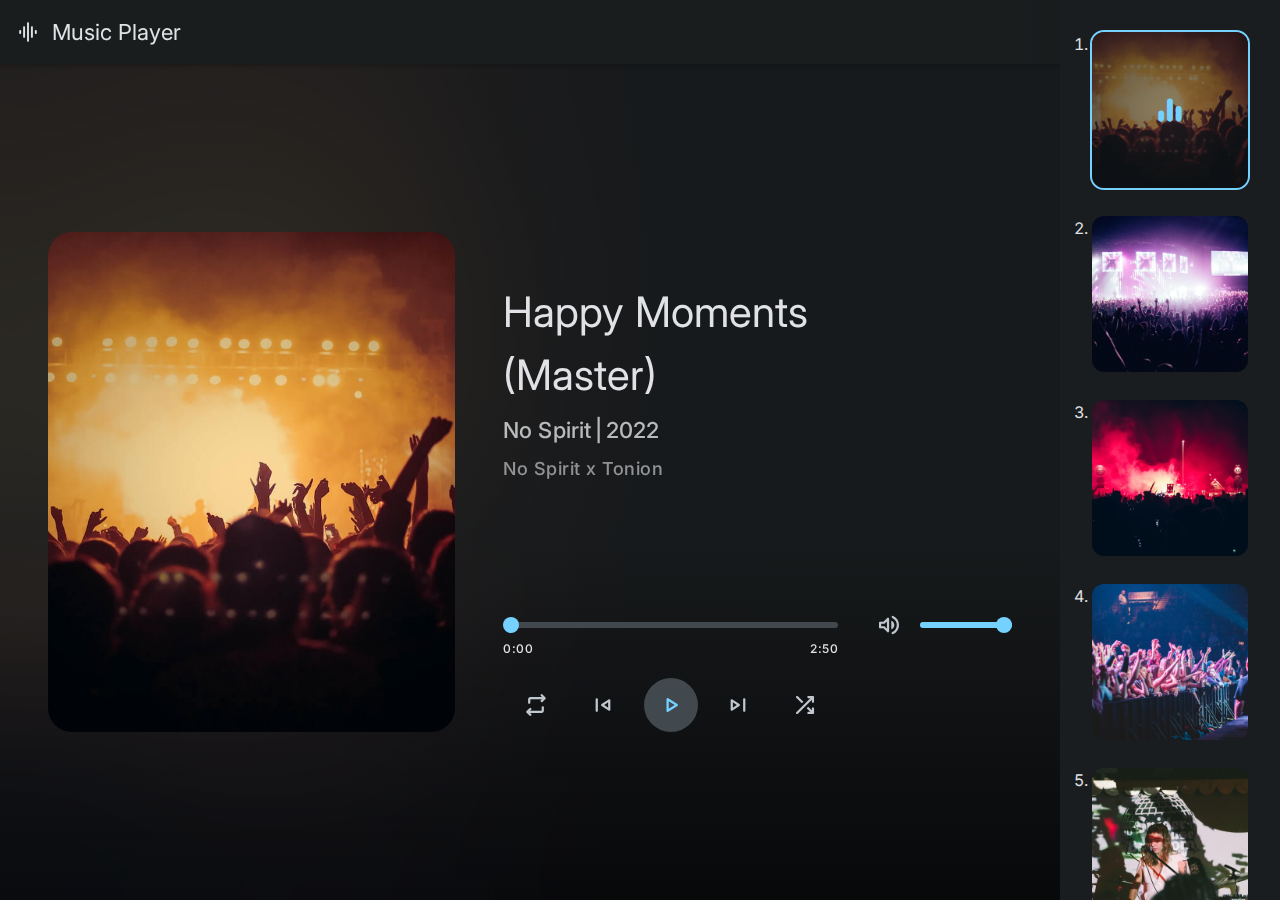
<file: Music-Player/index.html>
<!DOCTYPE html>
<html lang="en">
  <head>
    <meta charset="UTF-8" />
    <meta name="viewport" content="width=device-width, initial-scale=1.0" />
    <!-- primary meta tags -->
    <title>Music Player</title>
    <meta name="title" content="Music Player" />
    <meta
      name="description"
      content="A web music player html template made by Merajuddin
"
    />
    <!-- fabicon icon -->
    <link rel="shortcut icon" href="./favicon.svg" type="image/svg+xml" />
    <!-- google font link -->
    <link rel="preconnect" href="https://fonts.googleapis.com" />
    <link rel="preconnect" href="https://fonts.gstatic.com" crossorigin />
    <link
      href="https://fonts.googleapis.com/css2?family=Inter:wght@400;500&display=swap"
      rel="stylesheet"
    />

    <!-- metrarial icon font -->
    <link
      rel="stylesheet"
      href="https://fonts.googleapis.com/css2?family=Material+Symbols+Rounded:opsz,wght,FILL,GRAD@24,400,0,-25"
    />
    <!-- custom css link -->
    <link rel="stylesheet" href="./assets/css/style.css" />
  </head>
  <body>
    <!-- 
    - #TOP APP BAR
  -->

    <div class="top-bar wrapper">
      <div class="logo wrapper">
        <span class="material-symbols-rounded">graphic_eq</span>

        <h1 class="title-lg">Music Player</h1>
      </div>

      <div class="top-bar-actions">
        <button class="btn-icon" data-playlist-toggler>
          <span class="material-symbols-rounded">queue_music</span>
        </button>
      </div>
    </div>

    <main>
      <article>
        <!-- 
        - #PLAYER
      -->

        <div class="player">
          <div class="container">
            <figure class="music-banner">
              <img
                src="./assets/images/poster-1.jpg"
                width="800"
                height="800"
                alt="Happy Moments (Master) Album Poster"
                class="img-cover"
                data-player-banner
              />
            </figure>

            <div class="music-content">
              <h2 class="headline-sm" data-title>Happy Moments (Master)</h2>

              <p class="label-lg label-wrapper wrapper">
                <span data-album>No Spirit</span>

                <span data-year>2022</span>
              </p>

              <p class="label-md artist" data-artist>No Spirit x Tonion</p>

              <div class="seek-control">
                <div>
                  <div class="range-wrapper">
                    <input
                      type="range"
                      step="1"
                      max="60"
                      value="0"
                      class="range"
                      data-range
                      data-seek
                    />

                    <div class="range-fill" data-range-fill></div>
                  </div>

                  <div class="duration-label wrapper">
                    <span class="label-md" data-running-time>0:00</span>

                    <span class="label-md" data-duration>1:00</span>
                  </div>
                </div>

                <div class="volume">
                  <button class="btn-icon" data-volume-btn>
                    <span class="material-symbols-rounded">volume_up</span>
                  </button>

                  <div class="range-wrapper">
                    <input
                      type="range"
                      step="0.05"
                      max="1"
                      value="1"
                      class="range"
                      data-range
                      data-volume
                    />

                    <div class="range-fill" data-range-fill></div>
                  </div>
                </div>
              </div>

              <div class="player-control wrapper">
                <button class="btn-icon toggle" data-repeat>
                  <span class="material-symbols-rounded default-icon"
                    >repeat</span
                  >
                  <span class="material-symbols-rounded active-icon"
                    >repeat_one</span
                  >
                </button>

                <button class="btn-icon" data-skip-prev>
                  <span class="material-symbols-rounded">skip_previous</span>
                </button>

                <button class="btn-icon play" data-play-btn>
                  <span class="material-symbols-rounded default-icon"
                    >play_arrow</span
                  >
                  <span class="material-symbols-rounded active-icon"
                    >pause</span
                  >
                </button>

                <button class="btn-icon" data-skip-next>
                  <span class="material-symbols-rounded">skip_next</span>
                </button>

                <button class="btn-icon toggle" data-shuffle>
                  <span class="material-symbols-rounded">shuffle</span>
                </button>
              </div>
            </div>
          </div>
        </div>

        <!-- 
        - #PLAYLIST
      -->

        <div class="playlist" data-playlist>
          <ul class="music-list" data-music-list></ul>
        </div>

        <div class="overlay" data-playlist-toggler data-overlay></div>
      </article>
    </main>

    <!-- custom js link -->
    <script src="./assets/js/script.js"></script>
  </body>
</html>
</file>
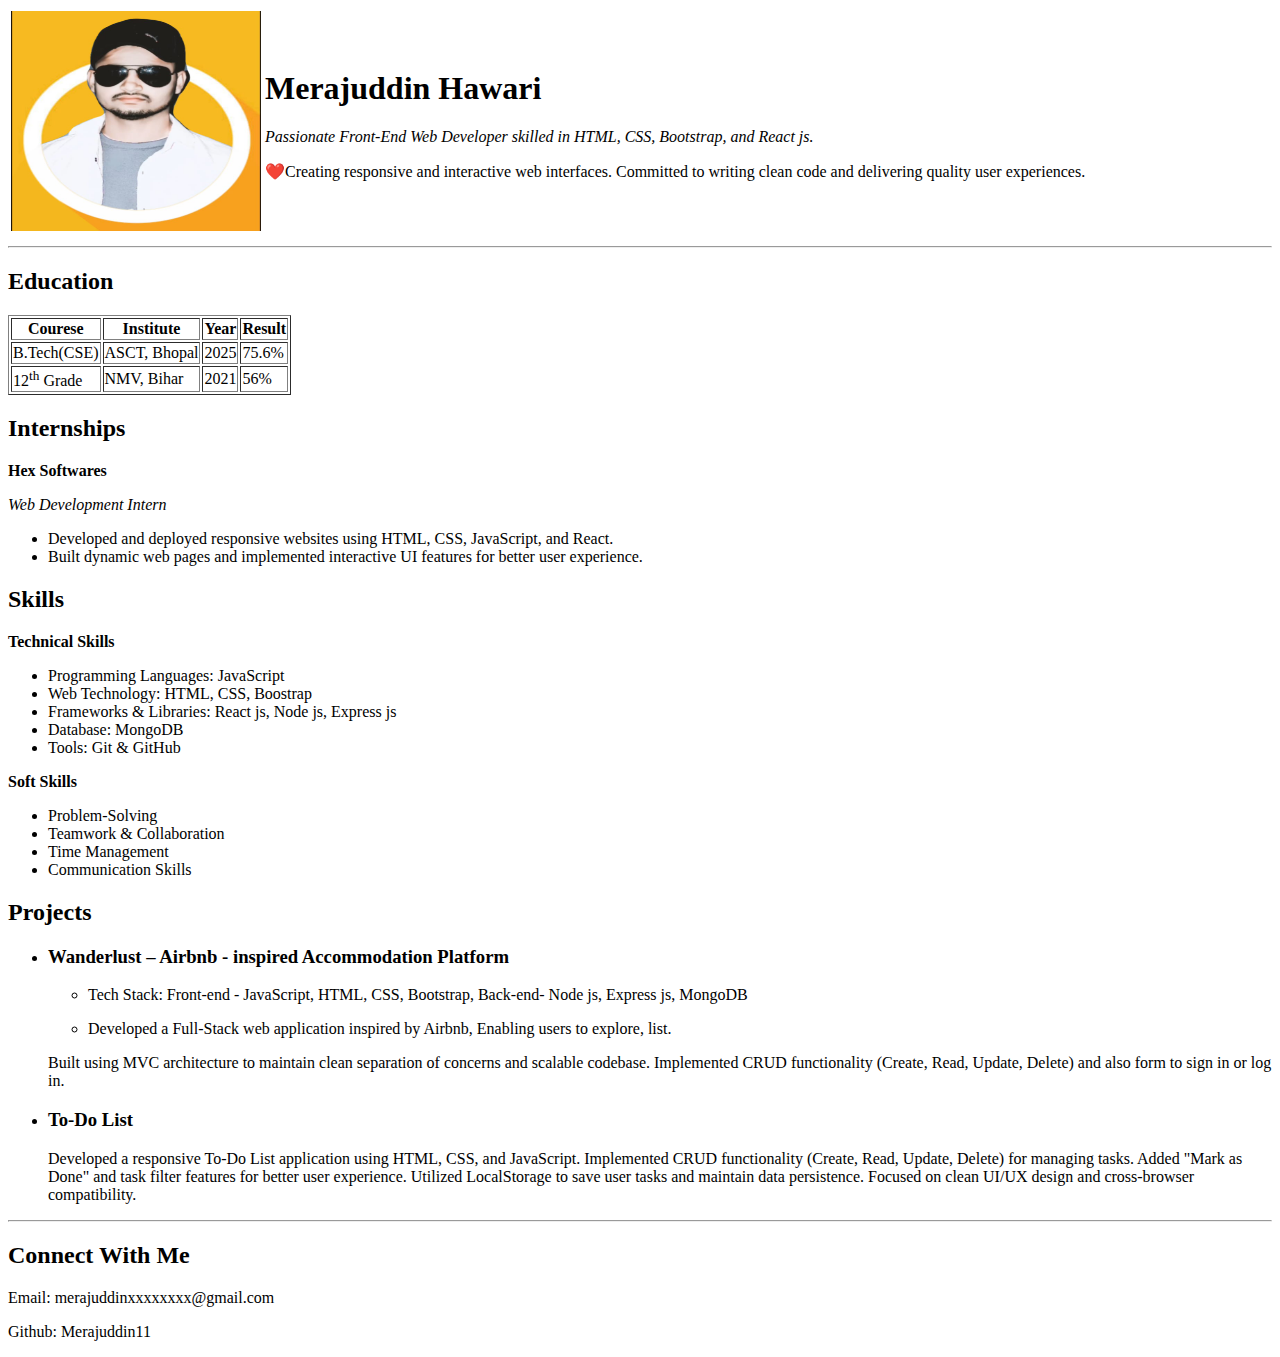
<file: resume/index.html>
<!DOCTYPE html>
<html lang="en">
  <head>
    <meta charset="UTF-8" />
    <meta name="viewport" content="width=device-width, initial-scale=1.0" />
    <title>My Resume</title>
  </head>
  <body>
    <table>
      <tr>
        <td>
          <img src="./meraPic.jpeg" alt="image" height="220px" width="250px" />
        </td>
        <td>
          <h1>Merajuddin Hawari</h1>
          <p>
            <em
              >Passionate Front-End Web Developer skilled in HTML, CSS,
              Bootstrap, and React js.</em
            >
          </p>
          <p>
            ❤️Creating responsive and interactive web interfaces. Committed to
            writing clean code and delivering quality user experiences.
          </p>
        </td>
      </tr>
    </table>
    <hr />
    <!-- Header ends -->

    <h2>Education</h2>
    <table border="">
      <tr>
        <th>Courese</th>
        <th>Institute</th>
        <th>Year</th>
        <th>Result</th>
      </tr>
      <tr>
        <td>B.Tech(CSE)</td>
        <td>ASCT, Bhopal</td>
        <td>2025</td>
        <td>75.6%</td>
      </tr>
      <tr>
        <td>12<sup>th</sup> Grade</td>
        <td>NMV, Bihar</td>
        <td>2021</td>
        <td>56%</td>
      </tr>
    </table>

    <h2>Internships</h2>
    <p><strong>Hex Softwares</strong></p>
    <p><em>Web Development Intern</em></p>

    <ul>
      <li>
        Developed and deployed responsive websites using HTML, CSS, JavaScript,
        and React.
      </li>
      <li>
        Built dynamic web pages and implemented interactive UI features for
        better user experience.
      </li>
    </ul>

    <h2>Skills</h2>
    <p><strong>Technical Skills</strong></p>
    <ul>
      <li>Programming Languages: JavaScript</li>
      <li>Web Technology: HTML, CSS, Boostrap</li>
      <li>Frameworks & Libraries: React js, Node js, Express js</li>
      <li>Database: MongoDB</li>
      <li>Tools: Git & GitHub</li>
    </ul>
    <p><strong>Soft Skills</strong></p>
    <ul>
      <li>Problem-Solving</li>
      <li>Teamwork & Collaboration</li>
      <li>Time Management</li>
      <li>Communication Skills</li>
    </ul>

    <h2>Projects</h2>
    <ul>
      <li>
        <h3>Wanderlust – Airbnb - inspired Accommodation Platform</h3>
        <ul>
          <li>
            <p>
              Tech Stack: Front-end - JavaScript, HTML, CSS, Bootstrap,
              Back-end- Node js, Express js, MongoDB
            </p>
          </li>
          <li>
            <p>
              Developed a Full-Stack web application inspired by Airbnb,
              Enabling users to explore, list.
            </p>
          </li>
        </ul>
        <p>
          Built using MVC architecture to maintain clean separation of concerns
          and scalable codebase. Implemented CRUD functionality (Create, Read,
          Update, Delete) and also form to sign in or log in.
        </p>
      </li>
      <li>
        <h3>To-Do List</h3>
        <p>
          Developed a responsive To-Do List application using HTML, CSS, and
          JavaScript. Implemented CRUD functionality (Create, Read, Update,
          Delete) for managing tasks. Added "Mark as Done" and task filter
          features for better user experience. Utilized LocalStorage to save
          user tasks and maintain data persistence. Focused on clean UI/UX
          design and cross-browser compatibility.
        </p>
      </li>
    </ul>

    <hr />
    <!-- Main section Ends -->

    <h2>Connect With Me</h2>
    <p>Email: merajuddinxxxxxxxx@gmail.com</p>
    <p>Github: Merajuddin11</p>
  </body>
</html>
</file>
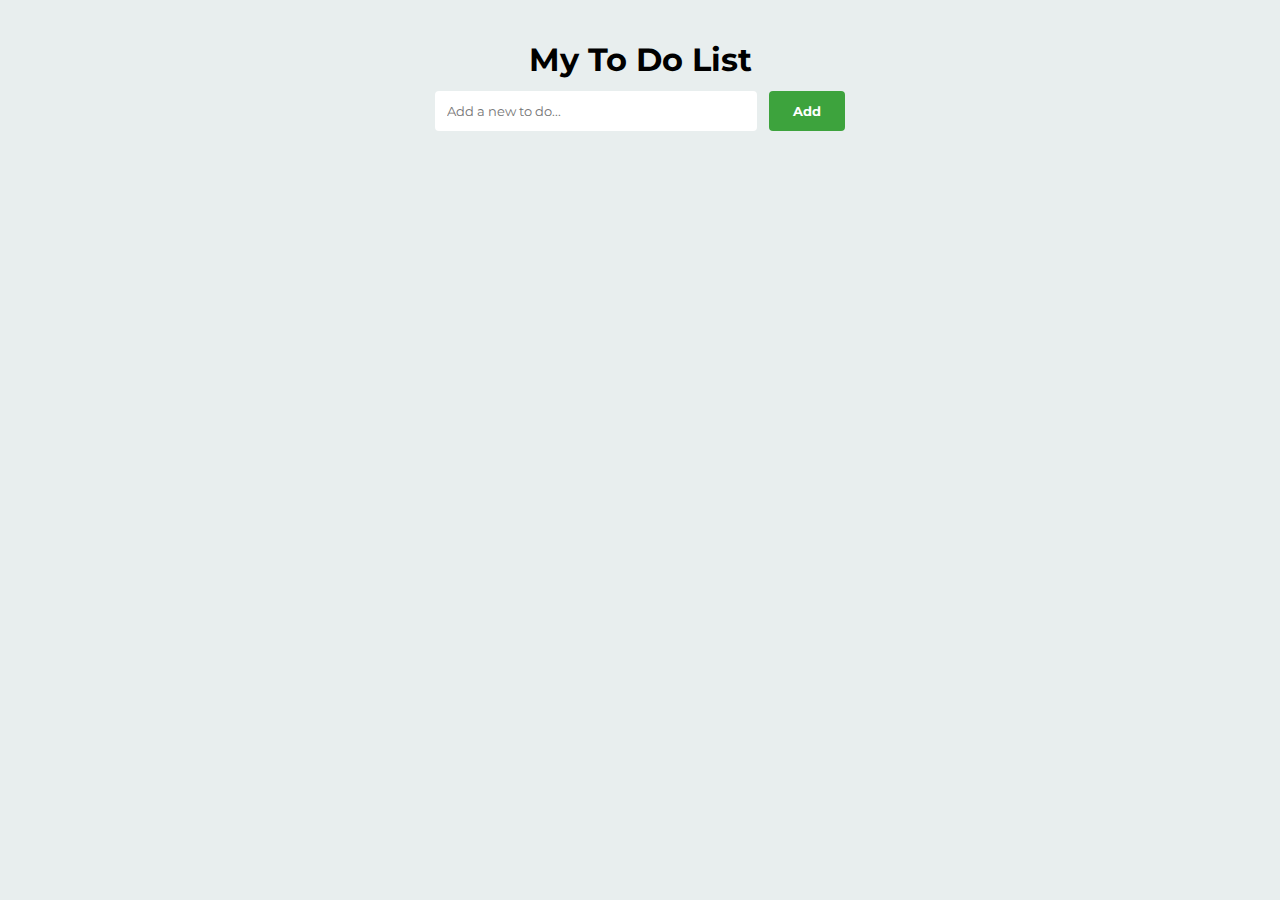
<file: ToDoList/index.html>
<!DOCTYPE html>
<html lang="en">
  <head>
    <meta charset="UTF-8" />
    <meta name="viewport" content="width=device-width, initial-scale=1.0" />
    <link rel="stylesheet" href="todo.css" />
    <title>ToDo Lists</title>
  </head>
  <body>
    <div class="container">
      <div class="input-container">
        <h1>My To Do List</h1>
        <input type="text" placeholder="Add a new to do..." id="inputBox" />
        <input type="button" value="Add" id="addBtn" />
      </div>

      <ul class="todoList" id="todoList">
        <!-- <li>item1</li>
        <li>item2</li>
        <li>item3</li> -->
      </ul>
    </div>

    <script src="todo.js"></script>
  </body>
</html>
</file>
<file: Music-Player/assets/css/style.css>
/*-----------------------------------*\
  #style.css
\*-----------------------------------*/

/**
 * copyright 2022 codewithsadee
 */

/*-----------------------------------*\
  #CUSTOM PROPERTY
\*-----------------------------------*/
/* color */

:root {
  --eerie-black_a95: hsla(204, 9%, 11%, 0.95);
  --eerie-black_a50: hsla(204, 9%, 11%, 0.5);
  --eerie-black: hsl(204, 9%, 11%);
  --gainsboro: hsl(225, 7%, 89%);
  --charcoal: hsl(203, 9%, 28%);
  --silver-sand: hsl(208, 12%, 78%);
  --light-sky-blue: hsl(200, 100%, 73%);
  --prussian-blue: hsl(196, 100%, 14%);
  --black: hsl(0, 0%, 0%);
  --black_a50: hsla(0, 0%, 0%, 0.5);
  --black_a20: hsla(0, 0%, 0%, 0.2);
  --light-sky-blue_a8: hsla(200, 100%, 73%, 0.08);
  --light-sky-blue_a12: hsla(200, 100%, 73%, 0.12);
  --silver-sand_a8: hsla(208, 12%, 78%, 0.08);
  --silver-sand_a12: hsla(208, 12%, 78%, 0.12);

  --background: var(--eerie-black);
  --background-opacity: var(--eerie-black_a95);
  --on-background: var(--gainsboro);
  --surface-variant: var(--charcoal);
  --on-surface-variant: var(--silver-sand);
  --on-surface-variant-hover: var(--light-sky-blue_a8);
  --on-surface-variant-focus: var(--light-sky-blue_a12);
  --primary: var(--light-sky-blue);
  --on-primary: var(--prussian-blue);

  /* gradient */

  --gradient: linear-gradient(
    180deg,
    hsla(204, 9%, 11%, 0.9) 60%,
    transparent 120%
  );

  /* typography */

  --ff-inter: "Inter", sans-serif;

  --headline-sm: 2.4rem;
  --title-lg: 2.2rem;
  --label-lg: 1.4rem;
  --label-md: 1.2rem;

  --fw-400: 400;
  --fw-500: 500;

  /* box Shadow */
  --shadow-1: 0 1px 4px 1px var(--black_a20);
  --shadow-2: 0 1px 4px 1px var(--black_a50);

  /* border-radius */
  --radius-24: 24px;
  --radius-16: 16px;
  --radius-12: 12px;
  --radius-pill: 100px;
  --radius-circle: 50%;

  /* transition */
  --transition-1: 200ms cubic-bezier(0.2, 0, 0, 1);
  --transition-2: 300ms cubic-bezier(0.2, 0, 0, 1);
}

/*-----------------------------------*\
  #RESET
\*-----------------------------------*/

*,
*::before,
*::after {
  margin: 0;
  padding: 0;
  box-sizing: border-box;
}

li {
  list-style: noen;
}

a,
img,
span,
input,
button {
  display: block;
}

a {
  text-decoration: none;
  color: inherit;
}

img {
  height: auto;
}

input,
button {
  background: none;
  border: none;
  font: inherit;
}

input {
  width: 100%;
}

button {
  cursor: pointer;
}

html {
  font-family: var(--ff-inter);
  font-size: 10px;
  scroll-behavior: smooth;
}

body {
  background-color: var(--black);
  color: var(--on-background);
  font-size: 1.6rem;
  line-height: 1.5;
  min-height: 100vh;
  min-width: 250px;
  background-image: url("../images/poster-1.jpg");
  background-size: 150%;
  background-repeat: no-repeat;
  background-position: top;
  overflow: overlay;
}

body.modalActive {
  overflow: hidden;
}

::-webkit-scrollbar {
  width: 8px;
}

::-webkit-scrollbar-track {
  background: transparent;
}

::-webkit-scrollbar-thumb {
  background-color: transparent;
  border-radius: var(--radius-pill);
}

body:hover::-webkit-scrollbar-thumb {
  background-color: var(--surface-variant);
}

/*-----------------------------------*\
  #REUSED STYLE
\*-----------------------------------*/

.material-symbols-rounded {
  font-variation-settings: "FILL" 0, "wght" 400, "GRAD" -25, "opsz" 24;
  width: 1em;
  height: 1em;
  overflow: hidden;
  user-select: none;
}

.wrapper {
  display: flex;
  align-items: center;
}

.title-lg {
  font-size: var(--title-lg);
  font-weight: var(--fw-400);
}

.btn-icon {
  color: var(--on-surface-variant);
  width: 40px;
  height: 40px;
  display: grid;
  place-items: center;
  border-radius: var(--radius-circle);
}

.btn-icon:hover {
  background-color: var(--on-surface-variant-hover);
}

.btn-icon:is(:focus, :focus-visible) {
  background-color: var(--on-surface-variant-focus);
}

.img-cover {
  width: 100%;
  height: 100%;
  object-fit: cover;
}

.headline-sm {
  font-size: var(--headline-sm);
  font-weight: var(--fw-400);
}

.label-lg,
.label-md {
  font-weight: var(--fw-500);
}

.label-lg {
  font-size: var(--label-lg);
  letter-spacing: 0.1px;
}

.label-md {
  font-size: var(--label-md);
  letter-spacing: 0.5px;
}

/*-----------------------------------*\
  #TOP APP BAR
\*-----------------------------------*/

.top-bar {
  position: fixed;
  top: 0;
  left: 0;
  background-color: var(--background-opacity);
  min-width: 250px;
  width: 100%;
  height: 64px;
  padding-inline: 16px;
  justify-content: space-between;
  backdrop-filter: blur(50px);
  box-shadow: var(--shadow-1);
  z-index: 2;
}

.logo {
  gap: 12px;
}

/*-----------------------------------*\
  #PLAYER
\*-----------------------------------*/

.volume {
  display: none;
}

.player {
  --padding: 24px;
  background-image: var(--gradient);
  padding: var(--padding);
  padding-block-start: calc(64px + var(--padding));
  min-height: 100vh;
  display: flex;
  text-align: center;
  backdrop-filter: blur(30px);
  overflow: hidden;
}

.player .container {
  width: 100%;
  display: grid;
  grid-template-rows: 1fr max-content;
  gap: 24px;
}

.music-banner {
  aspect-ratio: 1 / 1;
  background-color: var(--surface-variant);
  max-width: 400px;
  margin-inline: auto;
  align-self: center;
  overflow: hidden;
  border-radius: var(--radius-24);
}

.label-wrapper {
  justify-content: center;
  opacity: 0.8;
  margin-block: 8px 4px;
}

.label-wrapper span:first-child::after {
  content: "|";
  display: inline-block;
  margin-inline: 4px;
}

.artist {
  opacity: 0.6;
  margin-block-end: 36px;
}

.seek-control {
  margin-block-end: 20px;
}

.range-wrapper {
  position: relative;
}

.range {
  appearance: none;
  cursor: pointer;
}

.range::-webkit-slider-runnable-track {
  appearance: none;
  background-color: var(--surface-variant);
  height: 6px;
  width: 100%;
  border-radius: var(--radius-pill);
}

.range-fill {
  content: "";
  position: absolute;
  top: 0;
  left: 0;
  width: 0;
  height: 6px;
  background-color: var(--primary);
  border-radius: var(--radius-pill);
  pointer-events: none;
}

.range::-webkit-slider-thumb {
  appearance: none;
  background-color: var(--primary);
  width: 16px;
  height: 16px;
  margin-block-start: -5px;
  border-radius: var(--radius-pill);
  transition: var(--transition-1);
}

.range::-webkit-slider-thumb:hover {
  box-shadow: 0 0 0 12px var(--on-surface-variant-hover);
}

.range::-webkit-slider-thumb:is(:focus, :focus-visible) {
  box-shadow: 0 0 0 12px var(--on-surface-variant-focus);
}

.duration-label {
  justify-content: space-between;
  margin-block-start: 12px;
}

.player-control {
  justify-content: space-evenly;
}

.player-control .toggle.active {
  color: var(--primary);
}

.player-control .play {
  background-color: var(--surface-variant);
  color: var(--primary);
}

.player-control .play.active {
  background-color: var(--primary);
  color: var(--on-primary);
}

.player-control .btn-icon.active .default-icon,
.player-control .btn-icon .active-icon {
  display: none;
}

.player-control .btn-icon .default-icon,
.player-control .btn-icon.active .active-icon {
  display: block;
}

/*-----------------------------------*\
  #PLAYLIST
\*-----------------------------------*/

.playlist {
  position: fixed;
  top: 0;
  right: -180px;
  width: 180px;
  height: 100vh;
  background-color: var(--background);
  padding: 28px;
  border-top-left-radius: var(--radius-16);
  border-bottom-left-radius: var(--radius-16);
  box-shadow: var(--shadow-2);
  overflow-y: overlay;
  visibility: hidden;
  transition: var(--transition-2);
  z-index: 4;
}

.playlist:hover::-webkit-scrollbar-thumb {
  background-color: var(--surface-variant);
}

.playlist.active {
  transform: translateX(-180px);
  visibility: visible;
}

.music-list {
  display: grid;
  gap: 20px;
}

.music-item {
  position: relative;
  border-radius: var(--radius-12);
  background-color: var(--surface-variant);
  overflow: hidden;
}

.music-item .item-icon {
  position: absolute;
  inset: 0;
  background-color: var(--eerie-black_a50);
  display: grid;
  place-items: center;
  opacity: 0;
}

.music-item.playing .item-icon {
  opacity: 1;
}

.music-item .item-icon .material-symbols-rounded {
  color: var(--primary);
  font-size: 3rem;
}

.music-item:is(:hover, :focus-visible, :active, .playing) {
  outline: 1px solid var(--primary);
}

.overlay {
  position: fixed;
  top: 0;
  left: 0;
  width: 100%;
  height: 100vh;
  background-color: var(--black);
  opacity: 0;
  pointer-events: none;
  transition: var(--transition-2);
  z-index: 3;
}

.overlay.active {
  pointer-events: all;
  opacity: 0.5;
}

/*-----------------------------------*\
  #MEDIA QUERIES
\*-----------------------------------*/

/**
 * responsive for large than 575px screen
 */

@media (min-width: 575px) {
  /**
   * RESET
   */

  body {
    background-size: 100%;
  }

  /**
   * PLAYER
   */

  .player {
    justify-content: center;
  }

  .player .container {
    max-width: 540px;
  }
}

/**
 * responsive for large than 992px screen
 */

@media (min-width: 992px) {
  /**
   * CUSTOM PROPERTY
   */

  :root {
    /**
     * typography
     */

    --headline-sm: 4.2rem;
    --label-lg: 2.2rem;
  }

  /**
   * RESET
   */

  body {
    background-size: 40% 100%;
    background-position: left center;
  }

  article {
    display: flex;
  }

  /**
   * REUSED STYLE
   */

  .btn-icon {
    width: 54px;
    height: 54px;
  }

  .btn-icon .material-symbols-rounded {
    font-size: 2.8rem;
  }

  /**
   * TOP APP BAR
   */

  .top-bar-actions {
    display: none;
  }

  /**
   * PLAYER
   */

  .player {
    --padding: 48px;
    text-align: left;
    flex-grow: 1;
    align-items: center;
    backdrop-filter: blur(100px);
  }

  .player .container {
    max-width: 1200px;
    grid-template-columns: 0.8fr 1fr;
    grid-template-rows: 1fr;
    gap: 48px;
    max-height: 500px;
    height: 100%;
  }

  .music-banner {
    aspect-ratio: unset;
    max-width: max-content;
    width: 100%;
    height: 100%;
  }

  .music-content {
    display: flex;
    flex-direction: column;
    padding-block-start: 48px;
    min-width: 100%;
  }

  .music-content :is(.headline-sm, .label-lg, .label-md) {
    max-width: 85%;
  }

  .label-wrapper {
    justify-content: flex-start;
    margin-block-end: 8px;
  }

  .artist {
    --label-md: 1.8rem;
  }

  .seek-control {
    margin-block-start: auto;
    display: grid;
    grid-template-columns: 1fr 150px;
    align-items: center;
    gap: 24px;
  }

  .volume {
    display: flex;
    align-items: center;
    gap: 4px;
    margin-block-start: -30px;
  }

  .volume .btn-icon {
    flex-shrink: 0;
  }

  .volume .range-fill {
    width: 100%;
  }

  .player-control {
    margin-inline-end: 174px;
    min-width: max-content;
    gap: 8px;
  }

  /**
   * PLAYLIST
   */

  .overlay {
    display: none;
  }

  .playlist {
    position: static;
    visibility: visible;
    border-radius: 0;
    box-shadow: none;
    flex-shrink: 0;
  }

  .playlist.active {
    transform: unset;
  }

  .music-item:is(:hover, :focus-visible, :active, .playing) {
    outline: 2px solid var(--primary);
  }

  .music-item .item-icon .material-symbols-rounded {
    font-size: 3.6rem;
  }
}

/**
 * responsive for large than 1200px screen
 */

@media (min-width: 1200px) {
  /**
   * PLAYLIST
   */

  .playlist {
    padding: 32px;
    width: 220px;
  }

  .music-list {
    gap: 28px;
  }
}
</file>
<file: ToDoList/todo.css>
@import url("https://fonts.googleapis.com/css2?family=Montserrat:ital,wght@0,100..900;1,100..900&family=Open+Sans:ital,wght@0,300..800;1,300..800&family=Plus+Jakarta+Sans:ital,wght@0,200..800;1,200..800&family=Roboto:wght@300;400;500;700&display=swap");

* {
  margin: 0;
  padding: 0;
  box-sizing: border-box;
  font-family: "Montserrat", sans-serif;
}
body {
  background-color: rgb(232, 238, 238);
  overflow: hidden;
}

.container {
  display: flex;
  flex-direction: column;
  justify-content: center;
  align-items: center;
  margin-top: 20px;
}

.input-container {
  width: 100%;
  max-width: 500px;
  text-align: center;
  padding: 20px;
}

.input-container input {
  border: none;
  outline: none;
  padding: 12px;
  margin-block: 12px;
  border-radius: 4px;
  font-style: 16px;
}

.input-container input[type="text"] {
  width: 70%;
}

.input-container input[type="button"] {
  background-color: #3da33d;
  color: #fff;
  font-weight: 700;
  margin-left: 8px;
  cursor: pointer;
  padding: 12px 24px;
}

.input-container input[type="button"]:hover {
  background-color: #60b160;
}

ul {
  width: 100%;
  max-width: 450px;
  /* display: flex;
    justify-content: center;
    align-items: center;
    flex-direction: column; */
}

ul li {
  list-style-type: none;
  cursor: pointer;
  margin-block-end: 12px;
  border-radius: 8px;
  border: 0.125px solid #a19f9f;
  padding: 6px 12px;
  background-color: #fff;
  display: flex;
  align-items: center;
  justify-content: space-between;
  transition: background-color 0.5s;
}

ul li:hover {
  background-color: #cbcaca;
}

ul li p {
  flex-grow: 1;
  padding: 2px;
}

.btn {
  border: none;
  outline: none;
  font-style: 16px;
  background: none;
  font-weight: 600;
  cursor: pointer;
  padding: 8px;
}

.deleteBtn {
  color: #ff4444;
}

.markTaskDoneBtn {
  color: #f1a73e;
}

.editBtn {
  color: #008000;
}

.done {
  text-decoration: line-through;
  color: gray;
}

@media (max-width: 768px) {
  body {
    overflow: hidden;
  }
  /* .btn {
    overflow: hidden;
  } */
}
</file>
